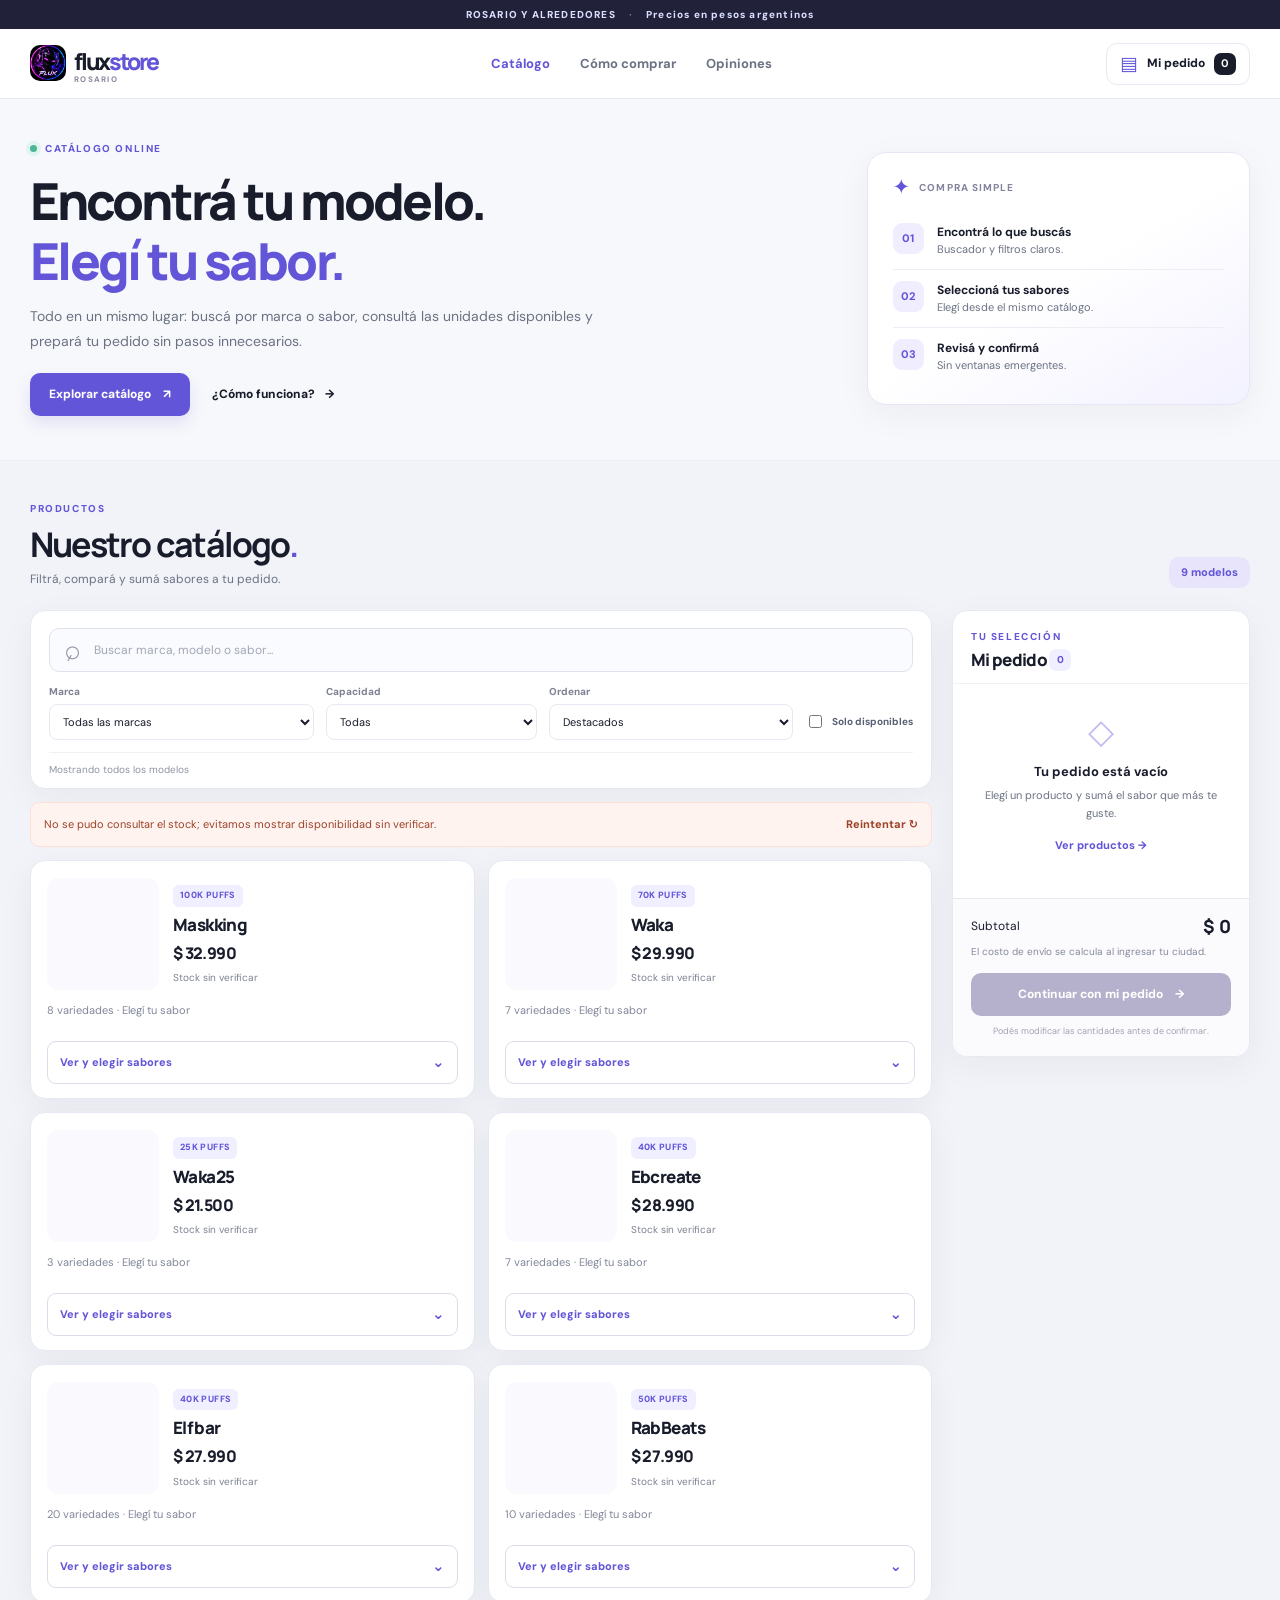
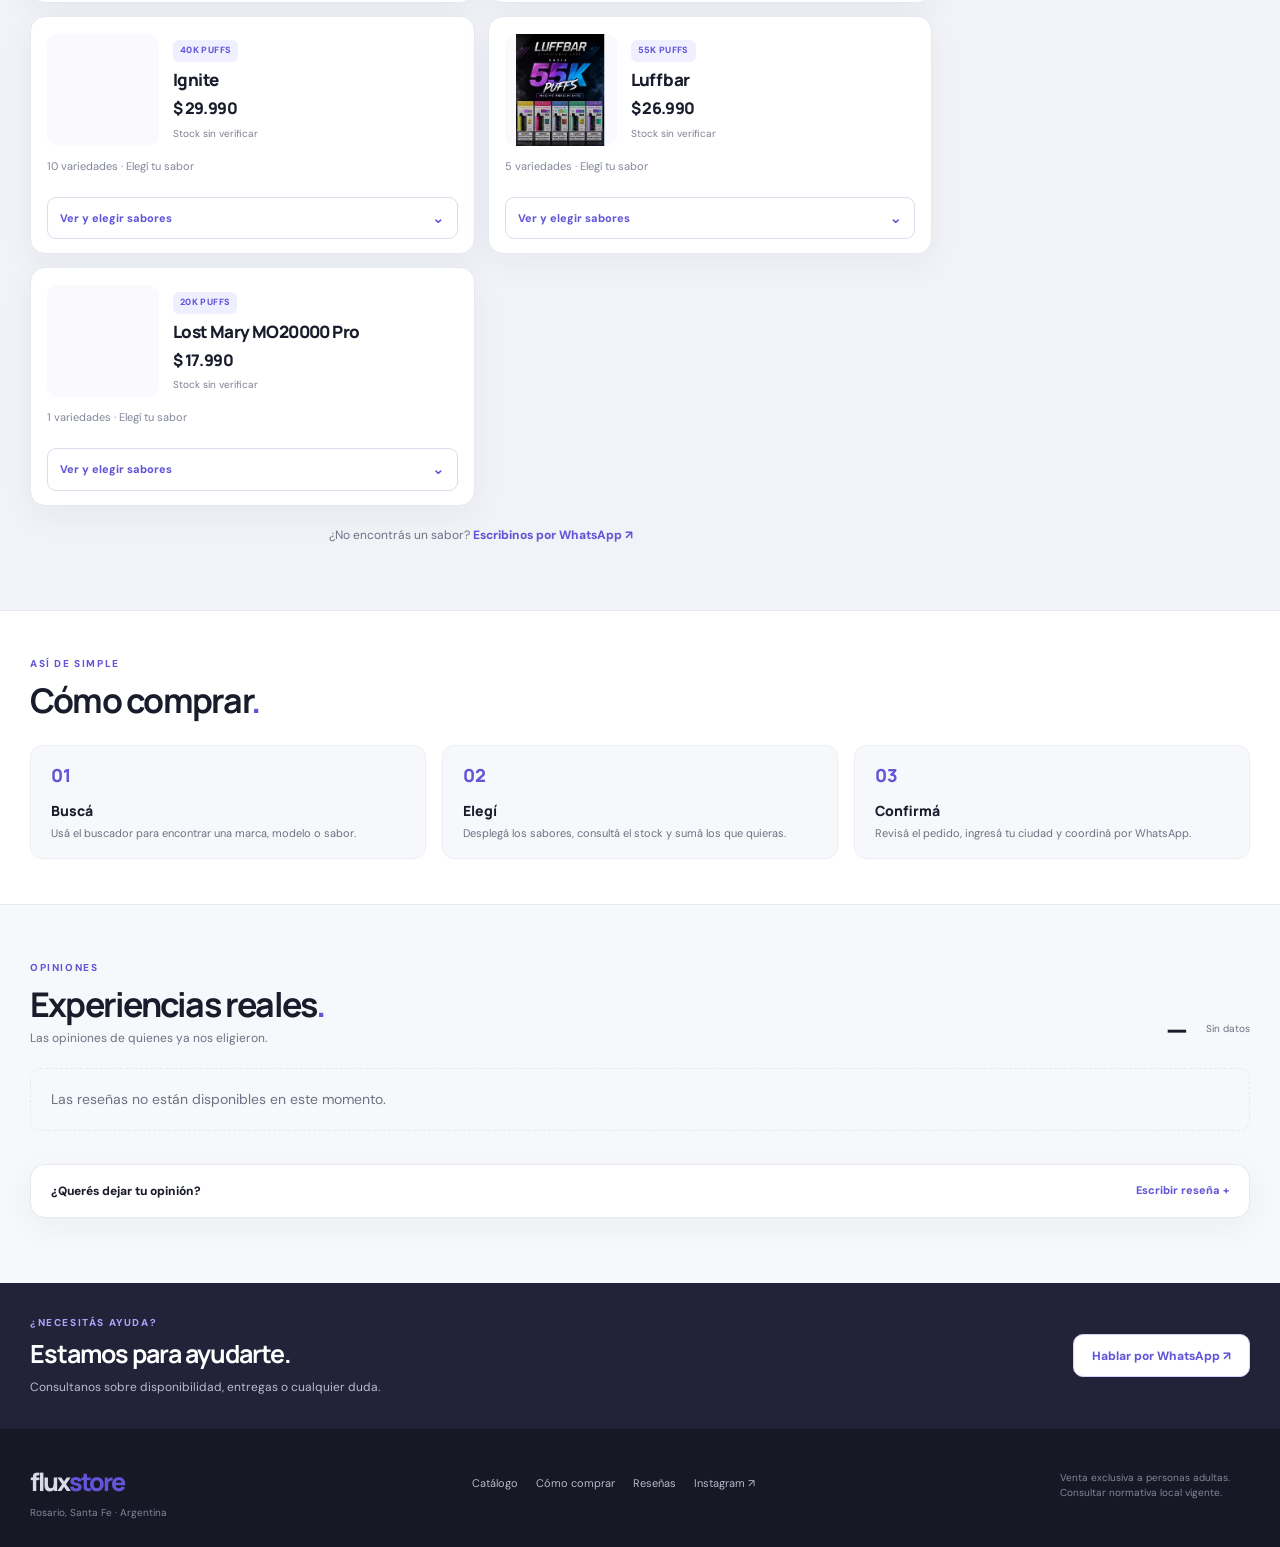
<file: fluxstore/index.html>
<!doctype html>
<html lang="es-AR">
<head>
  <meta charset="utf-8">
  <meta name="viewport" content="width=device-width, initial-scale=1">
  <meta name="theme-color" content="#f7f8fc">
  <meta name="description" content="Catálogo de Fluxstore Rosario. Consultá modelos y disponibilidad de sabores y prepará tu pedido con claridad.">
  <title>Fluxstore · Catálogo y pedidos</title>
  <link rel="icon" href="assets/fluxstore-logo-circle.webp">
  <link rel="preconnect" href="https://fonts.googleapis.com">
  <link rel="preconnect" href="https://fonts.gstatic.com" crossorigin>
  <link href="https://fonts.googleapis.com/css2?family=DM+Sans:wght@400;500;600;700;800&family=Manrope:wght@500;600;700;800&display=swap" rel="stylesheet">
  <link rel="stylesheet" href="styles.css">
  <script src="catalog-data.js" defer></script>
  <script src="script.js" defer></script>
</head>
<body>
  <a class="skip-link" href="#catalogo">Saltar al catálogo</a>
  <div class="top-note">ROSARIO Y ALREDEDORES <span aria-hidden="true">·</span> Precios en pesos argentinos</div>
  <header class="site-header">
    <div class="wrap nav">
      <a class="brand" href="#inicio" aria-label="Fluxstore, ir al inicio">
        <img src="assets/fluxstore-logo-circle.webp" alt="" width="40" height="40">
        <span>flux<span class="brand-accent">store</span><small>ROSARIO</small></span>
      </a>
      <nav class="nav-links" aria-label="Navegación principal">
        <a href="#catalogo" aria-current="page">Catálogo</a>
        <a href="#como-comprar">Cómo comprar</a>
        <a href="#resenas">Opiniones</a>
      </nav>
      <a class="header-order" href="#pedido" aria-label="Ver tu pedido"><span aria-hidden="true">▤</span> Mi pedido <strong id="headerCount">0</strong></a>
    </div>
  </header>

  <main id="inicio">
    <section class="hero wrap" aria-labelledby="hero-title">
      <div class="hero-copy">
        <span class="eyebrow"><span class="live-dot" aria-hidden="true"></span> CATÁLOGO ONLINE</span>
        <h1 id="hero-title">Encontrá tu modelo.<br><span>Elegí tu sabor.</span></h1>
        <p>Todo en un mismo lugar: buscá por marca o sabor, consultá las unidades disponibles y prepará tu pedido sin pasos innecesarios.</p>
        <div class="hero-actions">
          <a href="#catalogo" class="btn btn-primary">Explorar catálogo <span aria-hidden="true">↗</span></a>
          <a href="#como-comprar" class="text-link">¿Cómo funciona? <span aria-hidden="true">→</span></a>
        </div>
      </div>
      <div class="hero-aside" aria-label="Proceso de compra">
        <div class="hero-aside-top"><span class="hero-icon">✦</span><span>COMPRA SIMPLE</span></div>
        <div class="hero-mini-step"><span>01</span><div><strong>Encontrá lo que buscás</strong><small>Buscador y filtros claros.</small></div></div>
        <div class="hero-mini-step"><span>02</span><div><strong>Seleccioná tus sabores</strong><small>Elegí desde el mismo catálogo.</small></div></div>
        <div class="hero-mini-step"><span>03</span><div><strong>Revisá y confirmá</strong><small>Sin ventanas emergentes.</small></div></div>
      </div>
    </section>

    <section class="catalog-section" id="catalogo" aria-labelledby="catalog-title">
      <div class="wrap">
        <div class="section-heading">
          <div><span class="eyebrow">PRODUCTOS</span><h2 id="catalog-title">Nuestro catálogo<span class="heading-dot">.</span></h2><p>Filtrá, compará y sumá sabores a tu pedido.</p></div>
          <span class="catalog-counter" id="resultsCount" aria-live="polite">Cargando productos...</span>
        </div>

        <div class="shop-layout">
          <div class="shop-main">
            <div class="filters-card">
              <label class="search-control" for="productSearch">
                <span class="search-icon" aria-hidden="true">⌕</span>
                <input type="search" id="productSearch" placeholder="Buscar marca, modelo o sabor..." autocomplete="off">
              </label>
              <div class="filter-row">
                <label class="select-wrapper"><span>Marca</span><select id="brandFilter" aria-label="Filtrar por marca"><option value="all">Todas las marcas</option></select></label>
                <label class="select-wrapper"><span>Capacidad</span><select id="puffFilter" aria-label="Filtrar por capacidad"><option value="all">Todas</option></select></label>
                <label class="select-wrapper"><span>Ordenar</span><select id="sortFilter" aria-label="Ordenar productos"><option value="default">Destacados</option><option value="price-asc">Menor precio</option><option value="price-desc">Mayor precio</option><option value="name">Nombre A–Z</option></select></label>
                <label class="available-toggle"><input id="availableOnly" type="checkbox"> <span>Solo disponibles</span></label>
              </div>
              <div class="filter-bottom"><span id="filterSummary">Mostrando todos los modelos</span><button id="resetFilters" class="button-link" type="button" hidden>Limpiar filtros</button></div>
            </div>

            <div class="status-bar" id="stockStatus" role="status" aria-live="polite">Consultando disponibilidad actual...</div>
            <div class="product-grid" id="productGrid" aria-live="polite"></div>
            <div class="catalog-hint">¿No encontrás un sabor? <a id="catalogHelpWhatsapp" href="#" target="_blank" rel="noopener noreferrer">Escribinos por WhatsApp ↗</a></div>
          </div>

          <aside class="order-card" id="pedido" aria-labelledby="order-title">
            <div class="order-header"><div><span class="eyebrow">TU SELECCIÓN</span><h2 id="order-title">Mi pedido <span id="cartCountBadge">0</span></h2></div><button class="button-link" id="clearCart" type="button" hidden>Vaciar</button></div>
            <div class="cart-content" id="cartItems"><div class="empty-cart"><span>◇</span><strong>Tu pedido está vacío</strong><p>Elegí un producto y sumá el sabor que más te guste.</p><a href="#catalogo">Ver productos →</a></div></div>
            <div class="order-footer"><div class="total-line"><span>Subtotal</span><strong id="cartTotal">$ 0</strong></div><p class="shipping-caption">El costo de envío se calcula al ingresar tu ciudad.</p><button class="btn btn-primary full" id="goToCheckout" type="button" disabled>Continuar con mi pedido <span aria-hidden="true">→</span></button><small>Podés modificar las cantidades antes de confirmar.</small></div>
          </aside>
        </div>
      </div>
    </section>

    <section class="checkout-section wrap" id="checkout" hidden aria-labelledby="checkout-title">
      <div class="section-heading"><div><span class="eyebrow">ÚLTIMO PASO</span><h2 id="checkout-title">Finalizá tu pedido<span class="heading-dot">.</span></h2><p>Completá los datos de entrega y revisá el total.</p></div><button class="button-link back-link" id="backToCart" type="button">← Volver al pedido</button></div>
      <div id="checkoutFormArea" class="checkout-layout">
        <form id="checkoutForm" class="checkout-form">
          <h3>Datos de contacto</h3>
          <div class="field-grid">
            <label class="field"><span>Nombre y apellido <b>*</b></span><input id="checkoutName" name="nombre" autocomplete="name" type="text" minlength="2" required placeholder="Tu nombre"></label>
            <label class="field"><span>WhatsApp <b>*</b></span><input id="checkoutWhatsapp" name="whatsapp" autocomplete="tel" inputmode="tel" type="tel" minlength="8" required placeholder="341 123 4567"></label>
            <label class="field full-field">
  <span>Email <b>*</b></span>

  <input
    id="checkoutEmail"
    name="email"
    autocomplete="email"
    type="email"
    required
    placeholder="tu@email.com"
  >
</label>
          </div>
          <h3>Entrega</h3>
          <div class="field-grid">
            <label class="field"><span>Ciudad <b>*</b></span><select id="checkoutCity" required><option value="">Seleccionar ciudad</option><option value="Rosario">Rosario</option><option value="Villa Gobernador Gálvez">Villa Gobernador Gálvez</option><option value="Funes">Funes</option><option value="Pérez">Pérez</option></select></label>
            <label class="field"><span>Dirección <b>*</b></span><input id="checkoutAddress" autocomplete="street-address" type="text" minlength="3" required placeholder="Calle y número"></label>
            <label class="field"><span>Forma de pago <b>*</b></span><select id="checkoutPayment" required><option value="">Seleccionar</option><option value="Transferencia">Transferencia</option><option value="Efectivo">Efectivo</option></select></label>
            <label class="field"><span>Horario preferido <small>(opcional)</small></span><input id="checkoutTime" type="text" placeholder="Ej. después de las 18"></label>
            <label class="field full-field"><span>Aclaraciones <small>(opcional)</small></span><textarea id="checkoutNotes" rows="2" placeholder="Piso, timbre u otra indicación"></textarea></label>
          </div>
          <label class="age-check"><input id="adultConfirmation" type="checkbox" required> Confirmo que soy mayor de 18 años.</label>
          <div id="checkoutFeedback" class="form-feedback" role="alert" hidden></div>
          <button id="submitOrder" class="btn btn-primary full" type="submit">Preparar confirmación <span aria-hidden="true">→</span></button>
          <p class="form-disclaimer">No se cobra desde esta página. Se solicita confirmación final por WhatsApp.</p>
        </form>
        <div class="checkout-summary"><h3>Resumen</h3><div id="checkoutItems"></div><div class="summary-row"><span>Productos</span><strong id="checkoutProductsTotal">$ 0</strong></div><div class="summary-row"><span>Envío <small>(estimado)</small></span><strong id="checkoutShippingTotal">Elegí ciudad</strong></div><div class="summary-row summary-total"><span>Total estimado</span><strong id="checkoutResumeTotal">$ 0</strong></div><p>Disponibilidad y entrega sujetas a confirmación.</p></div>
      </div>
      <div class="confirmation" id="confirmation" hidden>
        <div class="confirmation-icon" aria-hidden="true">✓</div>
        <span class="eyebrow">SOLICITUD PREPARADA</span>
        <h3>Un paso más y listo.</h3>
        <p id="confirmationMessage">Enviá tu pedido por WhatsApp para coordinar la confirmación.</p>
        <div class="confirmation-details"><div><span>Referencia</span><strong id="checkoutOrderId">—</strong></div><div><span>Total estimado</span><strong id="checkoutPaymentTotal">—</strong></div></div>
        <div class="bank-box" id="bankBox" hidden><h4>Datos de transferencia</h4><div><span>Alias</span><strong id="checkoutAlias"></strong></div><div><span>Titular</span><strong id="checkoutHolder"></strong></div><div><span>CVU / CBU</span><strong id="checkoutCvu"></strong></div><button id="copyCheckoutAlias" type="button" class="button-link">Copiar alias</button><small>No transfieras hasta confirmar disponibilidad y total con el comercio.</small></div>
        <a class="btn btn-whatsapp" id="checkoutWhatsappReceipt" href="#" target="_blank" rel="noopener noreferrer">Enviar pedido por WhatsApp ↗</a>
        <button id="startNewOrder" type="button" class="button-link">Seguir explorando el catálogo</button>
      </div>
    </section>

    <section class="how-section" id="como-comprar"><div class="wrap"><div class="section-heading compact"><div><span class="eyebrow">ASÍ DE SIMPLE</span><h2>Cómo comprar<span class="heading-dot">.</span></h2></div></div><div class="how-grid"><article><span>01</span><h3>Buscá</h3><p>Usá el buscador para encontrar una marca, modelo o sabor.</p></article><article><span>02</span><h3>Elegí</h3><p>Desplegá los sabores, consultá el stock y sumá los que quieras.</p></article><article><span>03</span><h3>Confirmá</h3><p>Revisá el pedido, ingresá tu ciudad y coordiná por WhatsApp.</p></article></div></div></section>

    <section class="reviews-section wrap" id="resenas" aria-labelledby="reviews-title"><div class="section-heading compact"><div><span class="eyebrow">OPINIONES</span><h2 id="reviews-title">Experiencias reales<span class="heading-dot">.</span></h2><p>Las opiniones de quienes ya nos eligieron.</p></div><div class="review-rating"><strong id="averageRating">—</strong><span class="review-stars" id="averageStars"></span><small id="reviewCount">Cargando...</small></div></div><div id="reviewsGrid" class="reviews-grid"><p>Cargando reseñas...</p></div>
      <details class="review-editor" id="reviewEditor"><summary>¿Querés dejar tu opinión? <span>Escribir reseña +</span></summary><form id="reviewForm" class="review-form"><label class="field"><span>Tu nombre</span><input id="reviewName" type="text" maxlength="80" placeholder="Tu nombre"></label><label class="field"><span>Calificación</span><select id="reviewRating"><option value="5">★★★★★ — Excelente</option><option value="4">★★★★☆ — Muy buena</option><option value="3">★★★☆☆ — Buena</option><option value="2">★★☆☆☆ — Regular</option><option value="1">★☆☆☆☆ — Mala</option></select></label><label class="field"><span>Comentario <small>(opcional)</small></span><textarea id="reviewComment" maxlength="1000" rows="3" placeholder="Contanos tu experiencia"></textarea></label><div id="reviewFeedback" class="form-feedback" role="status" hidden></div><button class="btn btn-primary" type="submit">Enviar reseña</button></form></details>
    </section>
    <section class="contact-strip" id="contacto"><div class="wrap contact-inner"><div><span class="eyebrow">¿NECESITÁS AYUDA?</span><h2>Estamos para ayudarte.</h2><p>Consultanos sobre disponibilidad, entregas o cualquier duda.</p></div><a id="contactWhatsapp" class="btn btn-outline" href="#" target="_blank" rel="noopener noreferrer">Hablar por WhatsApp ↗</a></div></section>
  </main>

  <footer class="footer"><div class="wrap footer-inner"><div class="footer-brand"><strong>flux<span>store</span></strong><p>Rosario, Santa Fe · Argentina</p></div><div class="footer-links"><a href="#catalogo">Catálogo</a><a href="#como-comprar">Cómo comprar</a><a href="#resenas">Reseñas</a><a href="https://www.instagram.com/fluxstore__/" target="_blank" rel="noopener noreferrer">Instagram ↗</a></div><p class="footer-note">Venta exclusiva a personas adultas. Consultar normativa local vigente.</p></div></footer>

  <a id="mobileCartBar" href="#pedido" class="mobile-cart-bar" hidden><span><strong id="mobileCartCount">0 artículos</strong><small id="mobileCartTotal">$ 0</small></span><strong>Ver pedido →</strong></a>
  <div id="toast" class="toast" role="status" aria-live="polite" hidden></div>
</body>
</html>
</file>
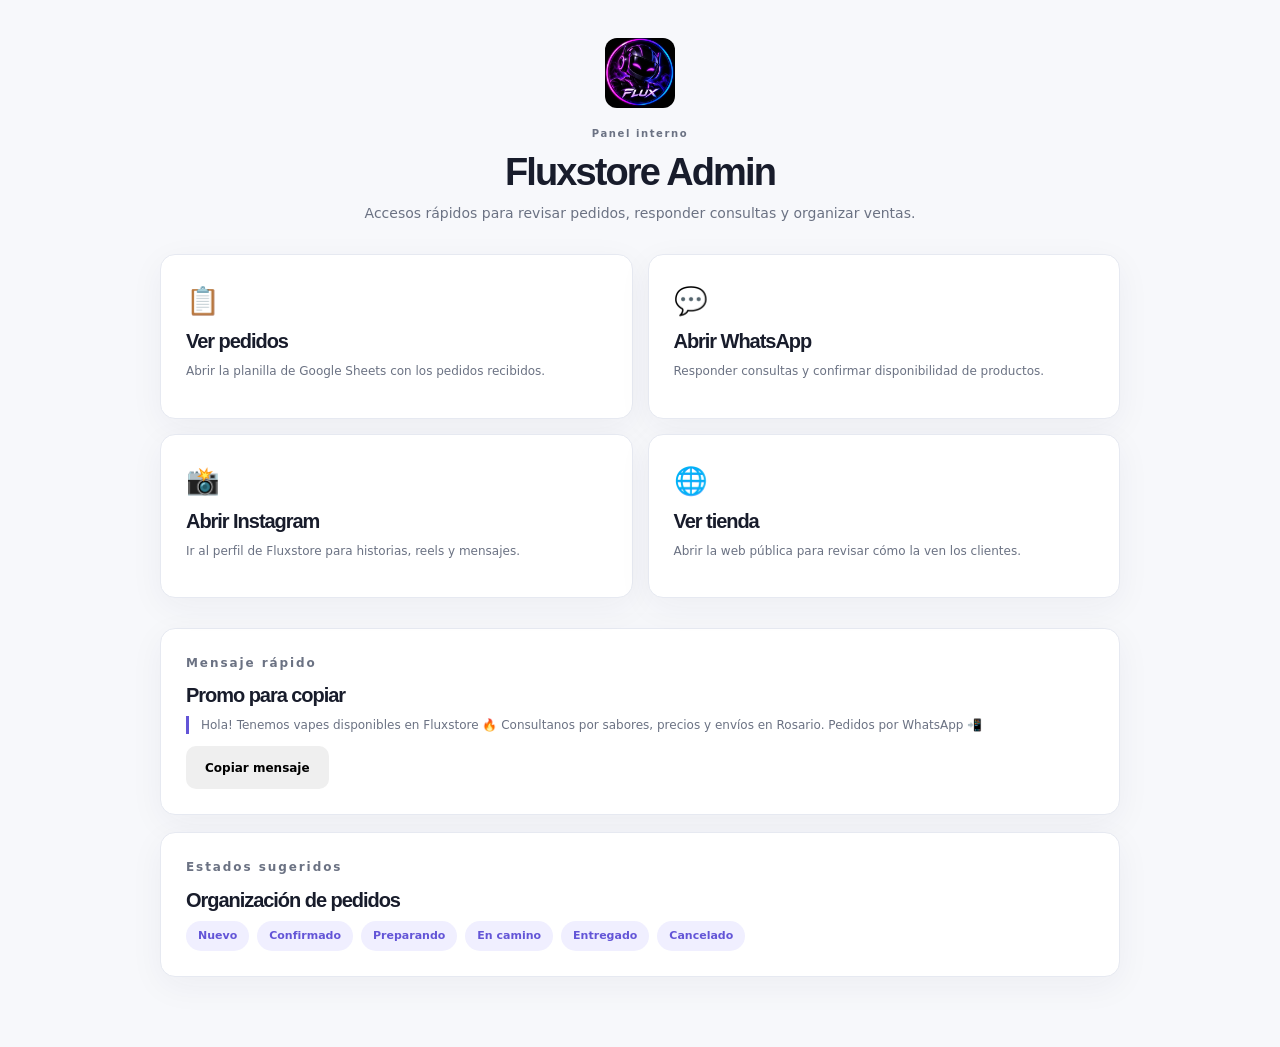
<file: fluxstore/admin.html>
<!DOCTYPE html>
<html lang="es">
<head>
  <meta charset="UTF-8" />
  <meta name="viewport" content="width=device-width, initial-scale=1.0" />
  <title>Panel Fluxstore</title>
  <link rel="icon" href="assets/fluxstore-logo-circle.webp">
  <link rel="stylesheet" href="styles.css" />
</head>
<body class="admin-page">

  <main class="admin-wrap">
    <section class="admin-hero">
      <img src="assets/fluxstore-logo-circle.webp" alt="Logo Fluxstore" class="admin-logo">
      <p class="eyebrow">Panel interno</p>
      <h1>Fluxstore Admin</h1>
      <p>Accesos rápidos para revisar pedidos, responder consultas y organizar ventas.</p>
    </section>

    <section class="admin-grid">
      <a class="admin-card" href="https://docs.google.com/spreadsheets/d/1U0dQbSTH1CnAFjEciKM9nBo6CkqbL3t-DGOi5K-dpYM/edit?gid=0#gid=0" target="_blank" rel="noopener noreferrer">
        <span>📋</span>
        <h2>Ver pedidos</h2>
        <p>Abrir la planilla de Google Sheets con los pedidos recibidos.</p>
      </a>

      <a class="admin-card" href="https://wa.me/5493415907913" target="_blank" rel="noopener noreferrer">
        <span>💬</span>
        <h2>Abrir WhatsApp</h2>
        <p>Responder consultas y confirmar disponibilidad de productos.</p>
      </a>

      <a class="admin-card" href="https://www.instagram.com/fluxstore__/" target="_blank" rel="noopener noreferrer">
        <span>📸</span>
        <h2>Abrir Instagram</h2>
        <p>Ir al perfil de Fluxstore para historias, reels y mensajes.</p>
      </a>

      <a class="admin-card" href="index.html" target="_blank" rel="noopener noreferrer">
        <span>🌐</span>
        <h2>Ver tienda</h2>
        <p>Abrir la web pública para revisar cómo la ven los clientes.</p>
      </a>
    </section>

    <section class="admin-section">
      <p class="eyebrow">Mensaje rápido</p>
      <h2>Promo para copiar</h2>
      <p class="promo-copy" id="promoText">
        Hola! Tenemos vapes disponibles en Fluxstore 🔥 Consultanos por sabores, precios y envíos en Rosario. Pedidos por WhatsApp 📲
      </p>
      <button class="btn primary" id="copyPromo">Copiar mensaje</button>
    </section>

    <section class="admin-section">
      <p class="eyebrow">Estados sugeridos</p>
      <h2>Organización de pedidos</h2>
      <div class="status-list">
        <span>Nuevo</span>
        <span>Confirmado</span>
        <span>Preparando</span>
        <span>En camino</span>
        <span>Entregado</span>
        <span>Cancelado</span>
      </div>
    </section>
  </main>

  <script>
    const copyBtn = document.querySelector("#copyPromo");
    const promoText = document.querySelector("#promoText");

    copyBtn.addEventListener("click", async () => {
      await navigator.clipboard.writeText(promoText.textContent.trim());
      copyBtn.textContent = "Mensaje copiado";
      setTimeout(() => {
        copyBtn.textContent = "Copiar mensaje";
      }, 1800);
    });
  </script>
</body>
</html>
</file>
<file: fluxstore/styles.css>
:root{--bg:#f7f8fb;--paper:#fff;--ink:#181c2b;--muted:#6b7283;--line:#e6e9f1;--primary:#6355d7;--primary-dark:#4f42b8;--soft:#f0efff;--success:#187f50;--radius:16px;--shadow:0 9px 34px rgba(30,31,70,.05)}
*{box-sizing:border-box}html{scroll-behavior:smooth;scroll-padding-top:96px}body{margin:0;background:var(--bg);color:var(--ink);font-family:'DM Sans',system-ui,-apple-system,sans-serif;font-size:14px;line-height:1.52}a{text-decoration:none;color:inherit}button,input,select,textarea{font:inherit}button{cursor:pointer}button:disabled{cursor:not-allowed}img{max-width:100%;display:block}input,select,textarea{color:var(--ink)}:focus-visible{outline:3px solid #978fff;outline-offset:3px}[hidden]{display:none!important}.wrap{width:min(1220px,calc(100% - 48px));margin-inline:auto}.skip-link{position:absolute;top:-100px;left:16px;background:white;padding:10px;z-index:100}.skip-link:focus{top:12px}.top-note{height:29px;background:#212139;color:#dce0ff;display:flex;align-items:center;justify-content:center;font-size:10px;letter-spacing:.12em;font-weight:800;gap:13px}.top-note span{opacity:.5}.site-header{position:sticky;top:0;background:rgba(255,255,255,.94);border-bottom:1px solid var(--line);backdrop-filter:blur(15px);z-index:30}.nav{display:flex;align-items:center;justify-content:space-between;height:69px;gap:20px}.brand{display:inline-flex;align-items:center;gap:8px;font-family:Manrope,sans-serif;font-weight:800;font-size:23px;letter-spacing:-.095em}.brand img{width:36px;height:36px;border-radius:10px;object-fit:cover}.brand-accent,.footer-brand strong span{color:var(--primary)}.brand small{display:block;font-family:'DM Sans',sans-serif;letter-spacing:.16em;font-size:8px;line-height:1;font-weight:800;color:#8d8a9f;margin-top:-3px}.nav-links{display:flex;gap:30px;font-size:13px;font-weight:700;color:var(--muted)}.nav-links a:hover,.nav-links a[aria-current]{color:var(--primary)}.header-order{border:1px solid var(--line);border-radius:11px;padding:9px 13px;display:flex;align-items:center;gap:9px;font-weight:800;font-size:12px;background:#fff}.header-order>span{font-size:19px;line-height:1;color:var(--primary)}.header-order strong{display:grid;place-items:center;border-radius:7px;min-width:22px;height:22px;color:#fff;background:var(--ink);font-size:11px}.eyebrow{display:flex;gap:8px;align-items:center;color:var(--primary);font-weight:800;font-size:10px;letter-spacing:.16em}.live-dot{width:7px;height:7px;border-radius:50%;background:#4db598;box-shadow:0 0 0 4px #e0f5ed}.hero{min-height:324px;padding:42px 0 44px;display:grid;grid-template-columns:minmax(0,1.6fr) minmax(280px,.78fr);align-items:center;gap:50px}.hero h1,h2,h3,p{margin-top:0}.hero h1,h2{font-family:Manrope,'DM Sans',sans-serif;letter-spacing:-.052em}.hero h1{font-size:clamp(31px,4vw,51px);line-height:1.17;font-weight:800;margin:15px 0 13px}.hero h1 span{color:var(--primary)}.hero-copy>p{font-size:14px;max-width:580px;color:var(--muted);line-height:1.8;margin-bottom:19px}.hero-actions{display:flex;align-items:center;gap:22px;flex-wrap:wrap}.btn{display:inline-flex;align-items:center;justify-content:center;gap:12px;min-height:43px;border:1px solid transparent;border-radius:10px;padding:11px 18px;font-weight:800;font-size:12px;text-align:center;transition:background .15s,transform .15s,box-shadow .15s}.btn:hover:not(:disabled){transform:translateY(-1px)}.btn-primary{background:var(--primary);color:white;box-shadow:0 7px 15px rgba(99,85,215,.15)}.btn-primary:hover:not(:disabled){background:var(--primary-dark)}.btn-primary:disabled{background:#b5b1cc;box-shadow:none}.btn-outline{border-color:#d8d1ff;background:#fff;color:var(--primary)}.btn-whatsapp{background:#1c9b61;color:#fff;margin-top:22px}.btn-whatsapp:hover{background:#168252}.btn.full{width:100%}.text-link{color:var(--ink);font-weight:800;font-size:12px}.text-link span{margin-left:7px}.hero-aside{border:1px solid #e8e5f5;background:linear-gradient(150deg,#fff 50%,#f2f1ff);padding:19px 25px;border-radius:19px;box-shadow:var(--shadow)}.hero-aside-top{font-weight:800;font-size:10px;letter-spacing:.11em;color:#85849e;display:flex;gap:8px;align-items:center;margin-bottom:8px}.hero-icon{font-size:21px;color:var(--primary)}.hero-mini-step{display:flex;gap:13px;padding:11px 0;border-bottom:1px solid #eeedf5}.hero-mini-step:last-child{border-bottom:0}.hero-mini-step>span{width:31px;height:31px;flex:none;background:#f0edff;border-radius:9px;display:grid;place-items:center;font-weight:800;font-size:11px;color:var(--primary)}.hero-mini-step strong{display:block;font-size:12px}.hero-mini-step small{display:block;color:var(--muted);font-size:11px}.catalog-section{padding:40px 0 66px;background:#f1f3f8;border-top:1px solid #ebeef5}.section-heading{display:flex;justify-content:space-between;align-items:end;gap:25px;margin-bottom:22px}.section-heading h2{font-size:clamp(26px,3vw,34px);line-height:1.2;margin:8px 0 5px}.section-heading p{color:var(--muted);font-size:12px;margin:0}.heading-dot{color:var(--primary)}.catalog-counter{font-size:11px;font-weight:800;color:var(--primary);background:#e7e4fb;border-radius:10px;padding:7px 12px;white-space:nowrap}.shop-layout{display:grid;grid-template-columns:minmax(0,1fr) 298px;align-items:start;gap:20px}.shop-main{min-width:0}.filters-card,.order-card,.product-card,.checkout-form,.checkout-summary,.review-editor{background:var(--paper);border:1px solid var(--line);border-radius:15px;box-shadow:var(--shadow)}.filters-card{padding:17px 18px 11px;margin-bottom:13px}.search-control{display:flex;align-items:center;height:44px;border:1px solid #dfe2ec;border-radius:10px;overflow:hidden;background:#fafbfe}.search-icon{font-family:Arial,sans-serif;color:#9096a9;font-size:28px;line-height:1;margin-left:13px;transform:rotate(-15deg)}.search-control:focus-within{border-color:var(--primary);box-shadow:0 0 0 2px #e8e5ff}.search-control input{min-width:0;width:100%;height:100%;padding:0 14px;border:0;outline:0;background:transparent;font-size:12px}.search-control input::placeholder{color:#a2a7b5}.filter-row{display:grid;grid-template-columns:1.25fr 1fr 1.15fr auto;gap:12px;align-items:end;margin-top:12px}.select-wrapper{display:block;min-width:0}.select-wrapper>span{display:block;font-size:10px;font-weight:800;color:#7e8293;margin-bottom:5px}.select-wrapper select{width:100%;height:36px;min-width:0;border:1px solid var(--line);border-radius:8px;background:#fff;padding:0 9px;font-size:11px;cursor:pointer}.available-toggle{display:flex;align-items:center;gap:7px;min-height:37px;white-space:nowrap;font-size:10px;color:#575f71;font-weight:700}.available-toggle input,.age-check input{accent-color:var(--primary)}.filter-bottom{display:flex;justify-content:space-between;gap:10px;align-items:center;border-top:1px solid #f0f1f5;margin-top:12px;padding-top:9px;font-size:10px;color:#9095a5}.button-link{border:0;background:transparent;color:var(--primary);font-size:11px;font-weight:800;padding:4px 0}.button-link:hover{text-decoration:underline}.status-bar{border-radius:9px;padding:9px 13px;font-size:11px;color:#585a80;background:#eeedff;border:1px solid #e5e2fc;margin-bottom:13px}.status-bar.success{background:#e8f8f0;color:#167c50;border-color:#d5f2e1}.status-bar.error{background:#fff3f0;color:#9c4328;border-color:#ffe0d7;display:flex;justify-content:space-between;gap:10px;align-items:center}.status-bar .button-link{color:inherit}.product-grid{display:grid;grid-template-columns:repeat(2,minmax(0,1fr));gap:13px;align-items:start}.product-column{display:flex;flex-direction:column;gap:13px;min-width:0}.product-card{min-width:0;overflow:hidden;display:flex;flex-direction:column}.product-top{display:grid;grid-template-columns:112px minmax(0,1fr);gap:14px;padding:17px 16px 12px;align-items:center}.product-image{height:112px;border-radius:11px;overflow:hidden;background:#faf9fd;display:flex;align-items:center;justify-content:center}.product-image img{height:100%;width:100%;object-fit:contain;mix-blend-mode:multiply}.product-meta{min-width:0}.product-meta .puffs{display:inline-block;padding:4px 7px;border-radius:6px;color:var(--primary);background:var(--soft);font-weight:800;font-size:9px;letter-spacing:.04em}.product-meta h3{font:800 17px/1.3 Manrope,sans-serif;letter-spacing:-.035em;margin:7px 0 5px;overflow-wrap:anywhere}.product-price{font-size:16px;font-family:Manrope,sans-serif;letter-spacing:-.04em;font-weight:800}.product-price small{color:#a5a8b0;text-decoration:line-through;font-size:10px;margin-right:5px}.stock-note{display:block;font-size:10px;margin-top:5px;color:#7d8192}.stock-note.available{color:var(--success);font-weight:700}.stock-note.unavailable{color:#aa5050}.product-foot{padding:0 16px 14px;margin-top:auto}.flavor-short{min-height:30px;font-size:11px;color:#81879a;margin:0 0 9px}.flavor-short strong{color:#555c70}.expand-flavors{display:flex;align-items:center;justify-content:space-between;width:100%;border:1px solid #dedbea;background:#fff;color:var(--primary);padding:9px 12px;border-radius:9px;font-size:11px;font-weight:800}.expand-flavors:hover{background:#f7f5ff;border-color:#cac4fa}.expand-flavors[aria-expanded=true]{background:#f1efff;border-color:#c8c3fa}.expand-flavors:disabled{color:#9995ab;background:#f7f7f9}.chevron{font-size:15px;transition:transform .2s}.expand-flavors[aria-expanded=true] .chevron{transform:rotate(180deg)}.flavor-panel{background:#fafaff;border-top:1px solid #efedf7;padding:12px 12px 14px}.flavor-panel-label{font-size:10px;font-weight:800;color:#85859a;margin-bottom:9px;display:flex;justify-content:space-between}.flavor-search{height:34px;width:100%;border:1px solid #e3e1ec;background:#fff;border-radius:8px;padding:0 10px;font-size:11px;margin-bottom:8px}.flavor-list{max-height:285px;overflow-y:auto;padding-right:3px}.flavor-row{display:grid;grid-template-columns:39px minmax(0,1fr) auto;align-items:center;gap:10px;border-bottom:1px solid #eae9f1;padding:7px 2px;min-height:53px}.flavor-row:last-child{border-bottom:0}.flavor-row>img{height:38px;width:38px;object-fit:contain;border-radius:6px;background:#fff}.flavor-row-title{min-width:0}.flavor-row-title strong{display:block;line-height:1.25;font-size:11px;overflow-wrap:anywhere}.flavor-row-title small{display:block;line-height:1.3;color:#828799;font-size:10px;margin-top:3px;overflow-wrap:anywhere}.flavor-add{border:1px solid #ddd9fb;background:#fff;color:var(--primary);min-width:31px;height:31px;border-radius:8px;font-size:17px;font-weight:800}.flavor-add:hover:not(:disabled){background:var(--primary);color:#fff}.flavor-add:disabled{color:#aab0bc;border-color:#e4e7ed;cursor:not-allowed}.empty-flavors{font-size:11px;color:var(--muted);padding:14px 5px}.empty-products{grid-column:1/-1;text-align:center;padding:54px 18px;background:#fff;border:1px solid var(--line);border-radius:13px}.empty-products h3{font-size:17px;margin-bottom:4px}.empty-products p{font-size:12px;color:var(--muted)}.catalog-hint{text-align:center;margin-top:20px;font-size:12px;color:var(--muted)}.catalog-hint a{color:var(--primary);font-weight:800}.order-card{position:sticky;top:86px;overflow:hidden}.order-header{padding:18px 18px 12px;display:flex;justify-content:space-between;align-items:center;gap:10px;border-bottom:1px solid #f0f1f5}.order-header h2{font:800 17px Manrope,sans-serif;letter-spacing:-.04em;margin:4px 0 0}.order-header h2 span{font:800 10px 'DM Sans',sans-serif;display:inline-flex;align-items:center;justify-content:center;min-width:22px;height:22px;border-radius:7px;background:var(--soft);color:var(--primary);vertical-align:3px}.cart-content{padding:14px 17px;max-height:330px;overflow-y:auto}.empty-cart{text-align:center;padding:17px 7px 29px}.empty-cart>span{font-size:34px;line-height:1;color:#c4bbf1}.empty-cart strong{display:block;margin:12px 0 5px;font-size:13px}.empty-cart p{color:var(--muted);font-size:11px;line-height:1.65}.empty-cart a{font-size:11px;font-weight:800;color:var(--primary)}.cart-item{padding:12px 0;border-bottom:1px solid #edeef3}.cart-item:first-child{padding-top:0}.cart-item:last-child{border-bottom:0}.cart-item-head{display:flex;align-items:start;justify-content:space-between;gap:8px}.cart-item strong{font-size:12px;line-height:1.3;overflow-wrap:anywhere}.remove-item{background:transparent;border:0;color:#a3a7b7;padding:0 3px;font-size:18px;line-height:1}.cart-flavor{font-size:10px;color:var(--muted);margin:3px 0 8px;overflow-wrap:anywhere}.cart-item-bottom{display:flex;justify-content:space-between;align-items:center;gap:8px}.cart-item-bottom b{font-size:12px;white-space:nowrap}.qty-control{display:inline-flex;border:1px solid var(--line);border-radius:8px;overflow:hidden;align-items:center}.qty-control button{border:0;background:#fff;width:29px;height:27px;color:var(--primary);font-size:17px}.qty-control button:disabled{color:#c5c6cc}.qty-control span{min-width:20px;text-align:center;font-size:11px;font-weight:800}.order-footer{background:#fbfbfe;border-top:1px solid var(--line);padding:15px 18px 17px}.total-line,.summary-row{display:flex;align-items:center;justify-content:space-between;gap:12px;font-size:12px}.total-line strong{font:800 18px Manrope,sans-serif}.shipping-caption{margin:6px 0 14px;color:#85899c;font-size:10px}.order-footer>small{color:#a0a3b2;display:block;font-size:9px;text-align:center;margin-top:9px}.checkout-section{padding:50px 0 65px}.checkout-layout{display:grid;grid-template-columns:minmax(0,1.8fr) minmax(260px,1fr);align-items:start;gap:20px}.checkout-form,.checkout-summary{padding:25px}.checkout-form h3,.checkout-summary h3{font:800 16px Manrope,sans-serif;margin:0 0 18px}.checkout-form h3:not(:first-child){border-top:1px solid var(--line);padding-top:22px;margin-top:22px}.field-grid{display:grid;grid-template-columns:repeat(2,minmax(0,1fr));gap:15px}.field{display:block;min-width:0}.field>span{display:block;font-size:11px;color:#555b6c;font-weight:800;margin-bottom:5px}.field b{color:var(--primary)}.field small{font-weight:500;color:#999baa}.field input,.field select,.field textarea{width:100%;background:#fff;border:1px solid #dde1ec;border-radius:9px;padding:10px 12px;font-size:12px;outline:none;min-height:41px}.field textarea{resize:vertical}.field input:focus,.field select:focus,.field textarea:focus{border-color:var(--primary);box-shadow:0 0 0 2px #edeaff}.full-field{grid-column:1/-1}.age-check{display:flex;gap:9px;align-items:start;font-size:11px;color:#575f6f;font-weight:600;margin:22px 0 14px}.age-check input{margin-top:3px}.form-disclaimer{margin:11px 0 0;text-align:center;font-size:10px;color:var(--muted)}.form-feedback{padding:11px 14px;border:1px solid #f0d3cd;border-radius:9px;background:#fff2ef;color:#873d2d;font-size:11px;margin-bottom:12px}.form-feedback.success{background:#ebf9f0;border-color:#d5efdf;color:var(--success)}.checkout-summary{position:sticky;top:86px}.summary-product{display:flex;justify-content:space-between;gap:13px;padding:12px 0;border-bottom:1px solid #edf0f5;font-size:11px}.summary-product span{color:#666b7d}.summary-product strong{white-space:nowrap}.summary-row{padding:13px 0;border-bottom:1px solid #edf0f5}.summary-row small{color:var(--muted)}.summary-total{border-bottom:0}.summary-total strong{font:800 20px Manrope,sans-serif;color:var(--primary)}.checkout-summary>p{color:#9296a5;font-size:10px;margin:2px 0}.confirmation{max-width:690px;margin:auto;background:#fff;border:1px solid var(--line);border-radius:17px;text-align:center;padding:34px;box-shadow:var(--shadow)}.confirmation-icon{width:43px;height:43px;border-radius:50%;background:#e6f8f0;color:var(--success);margin:0 auto 17px;display:grid;place-items:center;font-size:23px}.confirmation .eyebrow{justify-content:center}.confirmation h3{font:800 29px Manrope,sans-serif;margin:10px 0 8px;letter-spacing:-.05em}.confirmation>p{color:var(--muted);font-size:12px}.confirmation-details{display:flex;justify-content:space-around;gap:14px;border:1px solid var(--line);border-radius:10px;margin:23px auto;padding:16px}.confirmation-details span,.bank-box span{display:block;font-size:10px;color:var(--muted)}.confirmation-details strong{font-size:14px}.bank-box{background:#faf9ff;border:1px solid #e6e2fb;border-radius:12px;padding:18px;margin:18px 0;text-align:left}.bank-box h4{margin:0 0 10px;font-size:14px}.bank-box>div{display:flex;justify-content:space-between;gap:12px;padding:7px 0;border-bottom:1px solid #e9e5f5;overflow-wrap:anywhere}.bank-box>div strong{max-width:65%;text-align:right;font-size:11px}.bank-box>small{display:block;color:#8e7590;margin-top:10px;font-size:10px}.confirmation>.button-link{display:block;margin:18px auto 0}.how-section{background:#fff;padding:45px 0;border-top:1px solid var(--line);border-bottom:1px solid var(--line)}.section-heading.compact{margin-bottom:20px}.how-grid{display:grid;grid-template-columns:repeat(3,minmax(0,1fr));gap:16px}.how-grid article{background:#f7f8fb;border:1px solid #eceef4;border-radius:12px;padding:17px 20px}.how-grid article>span{font:800 18px Manrope,sans-serif;color:var(--primary)}.how-grid h3{font:800 14px Manrope,sans-serif;margin:12px 0 5px}.how-grid p{color:var(--muted);font-size:11px;margin:0}.reviews-section{padding:55px 0 65px}.review-rating{display:flex;align-items:center;gap:9px}.review-rating strong{font:800 28px Manrope,sans-serif}.review-rating small{font-size:10px;color:var(--muted)}.review-stars{color:#e0a039;letter-spacing:2px}.reviews-grid{display:grid;grid-template-columns:repeat(3,minmax(0,1fr));gap:13px}.review-card{border:1px solid var(--line);border-radius:12px;background:white;padding:20px;min-width:0}.review-card p{font-size:12px;line-height:1.7;min-height:38px;margin:9px 0 13px}.review-card strong{font-size:11px}.reviews-empty{grid-column:1/-1;color:var(--muted);border:1px dashed var(--line);border-radius:10px;padding:20px}.review-editor{margin-top:19px;padding:0}.review-editor summary{cursor:pointer;padding:17px 20px;list-style:none;display:flex;justify-content:space-between;gap:15px;font-size:12px;font-weight:800}.review-editor summary::-webkit-details-marker{display:none}.review-editor summary span{color:var(--primary);font-size:11px}.review-form{padding:20px;border-top:1px solid var(--line);display:grid;grid-template-columns:1fr 1fr;gap:15px}.review-form .field:nth-child(3),.review-form .form-feedback{grid-column:1/-1}.contact-strip{background:#222238;color:white;padding:32px 0}.contact-inner{display:flex;justify-content:space-between;gap:24px;align-items:center}.contact-inner h2{font-size:25px;letter-spacing:-.04em;margin:5px 0}.contact-inner p{color:#babbd2;font-size:12px;margin:0}.contact-inner .eyebrow{color:#ada3ff}.footer{background:#171725;color:#dbdbe7}.footer-inner{padding:35px 0 27px;display:flex;justify-content:space-between;gap:20px;align-items:start}.footer-brand strong{font:800 25px Manrope,sans-serif;letter-spacing:-.08em}.footer-brand p,.footer-note{color:#85859d;font-size:10px;margin:6px 0 0}.footer-links{display:flex;gap:18px;font-size:11px;color:#b8b9c9;margin-top:11px}.footer-links a:hover{color:white}.footer-note{max-width:190px}.mobile-cart-bar{display:none}.toast{position:fixed;right:22px;bottom:22px;background:#21213b;color:white;border-radius:11px;padding:13px 17px;font-size:12px;font-weight:800;z-index:40;box-shadow:0 12px 35px #22223840}
/* Internal admin screen */
.admin-page{background:var(--bg)}.admin-wrap{width:min(960px,calc(100% - 40px));margin:38px auto 70px}.admin-hero{text-align:center}.admin-hero .eyebrow{justify-content:center}.admin-hero h1{font:800 38px Manrope,sans-serif;letter-spacing:-.05em;margin:9px}.admin-hero p{color:var(--muted)}.admin-logo{height:70px;width:70px;object-fit:contain;margin:0 auto 18px;border-radius:12px}.admin-grid{display:grid;grid-template-columns:repeat(2,minmax(0,1fr));gap:15px;margin:30px 0}.admin-card,.admin-section{border:1px solid var(--line);border-radius:15px;background:#fff;padding:25px;box-shadow:var(--shadow)}.admin-card>span{font-size:27px}.admin-card h2,.admin-section h2{font:800 20px Manrope,sans-serif;margin:9px 0}.admin-card p,.admin-section p{font-size:12px;color:var(--muted)}.admin-section{margin-bottom:17px}.admin-section .eyebrow{display:block}.promo-copy{border-left:3px solid var(--primary);padding-left:12px}.status-list{display:flex;gap:8px;flex-wrap:wrap}.status-list span{background:var(--soft);color:var(--primary);border-radius:999px;padding:7px 12px;font-size:11px;font-weight:800}
@media(max-width:1080px){.shop-layout{grid-template-columns:minmax(0,1fr) 270px}.product-top{grid-template-columns:100px minmax(0,1fr);gap:10px}.product-image{height:100px}.filter-row{grid-template-columns:repeat(3,1fr)}.available-toggle{grid-column:1/-1;min-height:20px}}
@media(max-width:850px){.hero{grid-template-columns:1fr;gap:25px;padding:34px 0}.hero-aside{display:grid;grid-template-columns:repeat(3,1fr);gap:10px}.hero-aside-top{grid-column:1/-1}.hero-mini-step{border:0;padding:6px 0}.shop-layout{grid-template-columns:1fr}.product-grid{grid-template-columns:repeat(2,minmax(0,1fr))}.order-card,.checkout-summary{position:static}.order-card{max-width:none;scroll-margin-top:90px}.cart-content{max-height:none}.checkout-layout{grid-template-columns:1fr}.footer-inner{flex-wrap:wrap}}
@media(max-width:620px){.wrap{width:calc(100% - 28px)}.top-note{font-size:9px}.nav{height:62px}.nav-links{display:none}.brand{font-size:21px}.brand img{width:33px;height:33px}.header-order{font-size:11px;padding:8px 10px}.hero{min-height:0;padding:30px 0 28px}.hero h1{font-size:34px;line-height:1.17}.hero-copy>p{font-size:12px;margin-bottom:15px}.hero-aside{display:none}.hero-actions{gap:18px}.catalog-section{padding-top:28px}.section-heading{align-items:start;gap:9px;margin-bottom:18px}.section-heading h2{font-size:26px}.catalog-counter{font-size:9px;white-space:normal;text-align:center;max-width:100px}.filters-card{padding:13px;margin-bottom:10px}.filter-row{grid-template-columns:repeat(2,minmax(0,1fr));gap:10px}.filter-row .select-wrapper:nth-child(3){grid-column:1/2}.available-toggle{grid-column:2/3;align-self:end}.product-grid{grid-template-columns:1fr;gap:10px}.product-top{grid-template-columns:104px minmax(0,1fr);padding:14px;gap:14px}.product-image{height:104px}.product-foot{padding:0 14px 14px}.flavor-short{min-height:0}.order-card{margin-top:6px}.checkout-section{padding:40px 0}.checkout-form,.checkout-summary{padding:18px}.field-grid{grid-template-columns:1fr;gap:12px}.review-form{grid-template-columns:1fr}.review-form .field:nth-child(3),.review-form .form-feedback{grid-column:auto}.how-grid,.reviews-grid{grid-template-columns:1fr}.how-grid{gap:10px}.how-grid article{padding:15px}.reviews-section{padding:40px 0}.review-rating{flex-wrap:wrap;justify-content:end}.review-rating strong{font-size:20px}.contact-inner{align-items:start;flex-direction:column}.footer-inner{flex-direction:column;gap:18px}.footer-links{flex-wrap:wrap}.mobile-cart-bar:not([hidden]){position:fixed;bottom:0;left:0;right:0;z-index:25;display:flex;background:#27263c;color:white;justify-content:space-between;align-items:center;padding:12px 19px calc(12px + env(safe-area-inset-bottom));box-shadow:0 -10px 30px #17172b33}.mobile-cart-bar span strong{display:block;font-size:12px}.mobile-cart-bar span small{display:block;color:#c2bff4;font-size:12px}.mobile-cart-bar>strong{font-size:12px}.footer{padding-bottom:30px}.footer:has(~.mobile-cart-bar:not([hidden])){padding-bottom:65px}.toast{bottom:76px;right:12px;left:12px;text-align:center}.confirmation{padding:22px 16px}.confirmation-details{flex-direction:column}.admin-grid{grid-template-columns:1fr}}
@media(prefers-reduced-motion:reduce){html{scroll-behavior:auto}*{transition:none!important}}

/* =====================================
   CORRECCIONES PARA DISPOSITIVOS MOVILES
   ===================================== */

@media (max-width: 620px) {

  /* Evitar zoom automático en iPhone */

  .flavor-search,
  .search-control input,
  .field input,
  .field select,
  .field textarea,
  .select-wrapper select {
    font-size: 16px;
  }

  /* Mejorar la interacción táctil */

  .flavor-add,
  .expand-flavors {
    touch-action: manipulation;
  }

}
</file>
